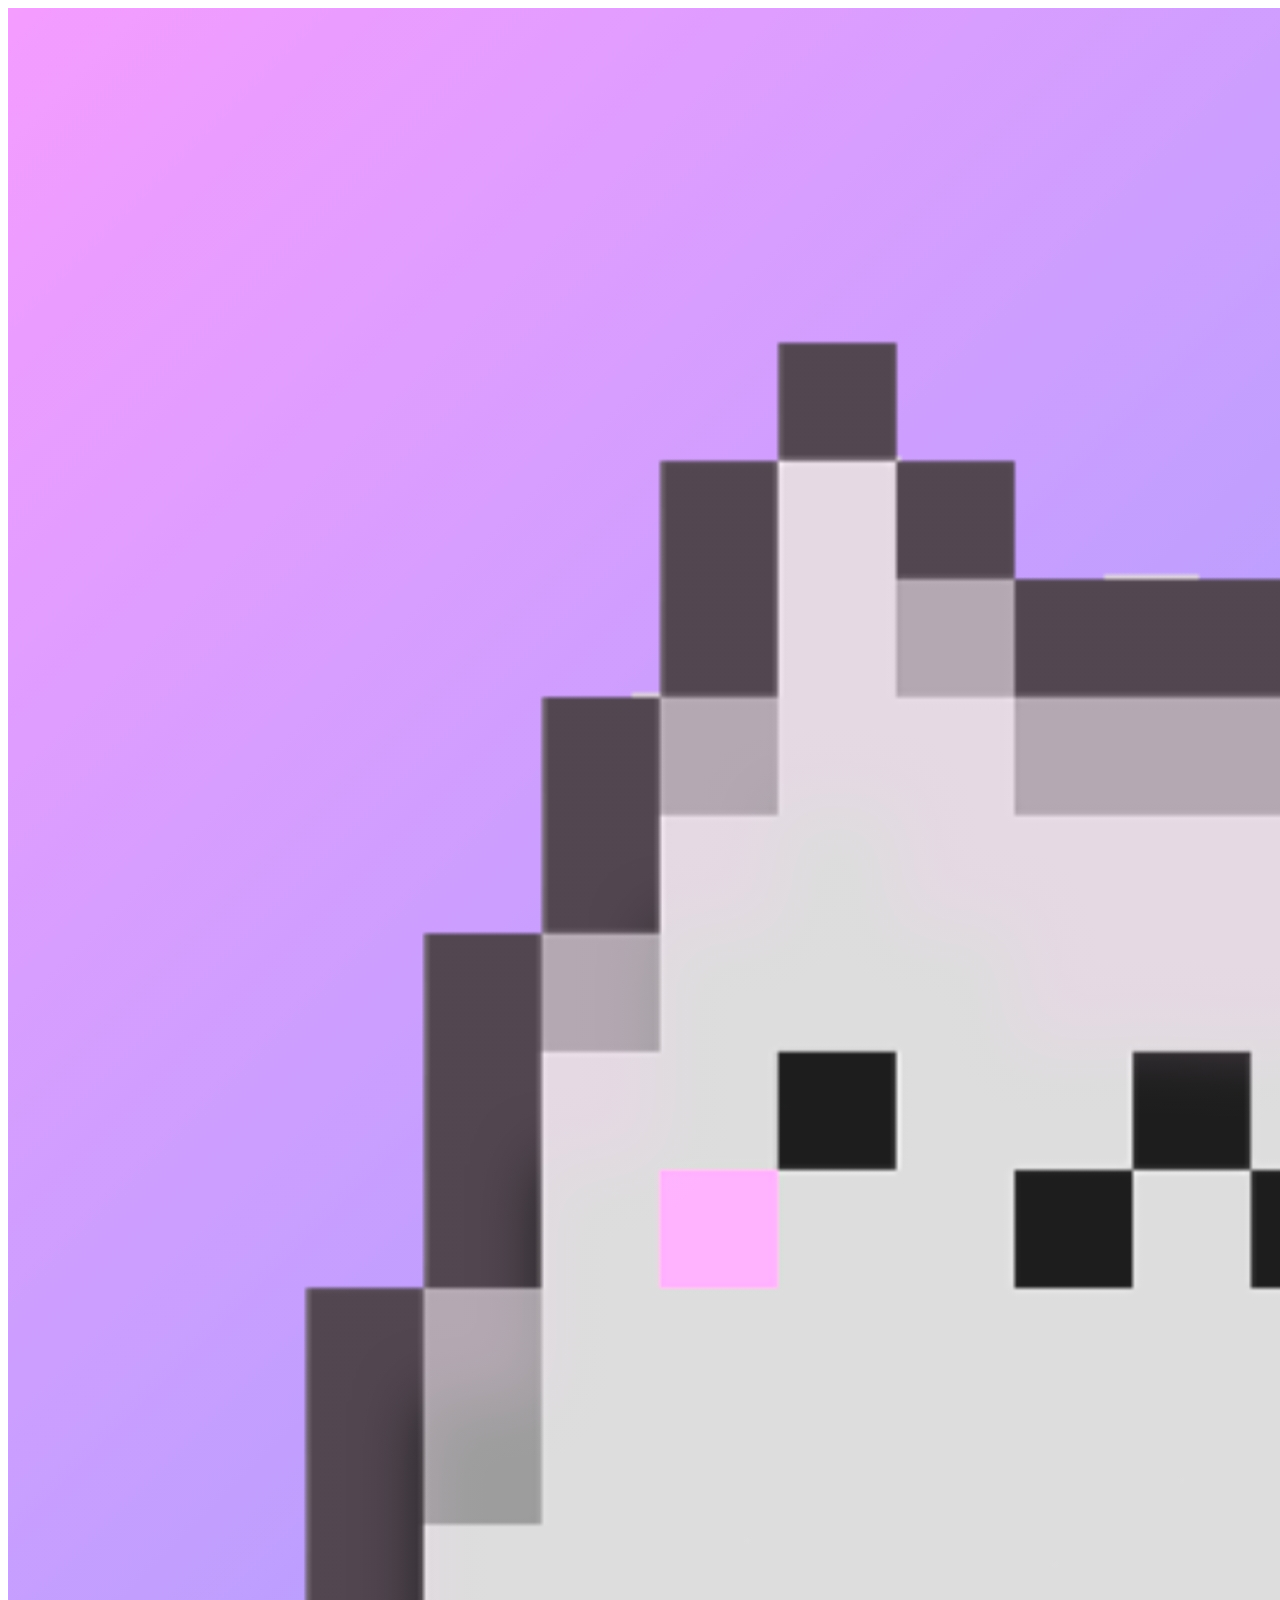
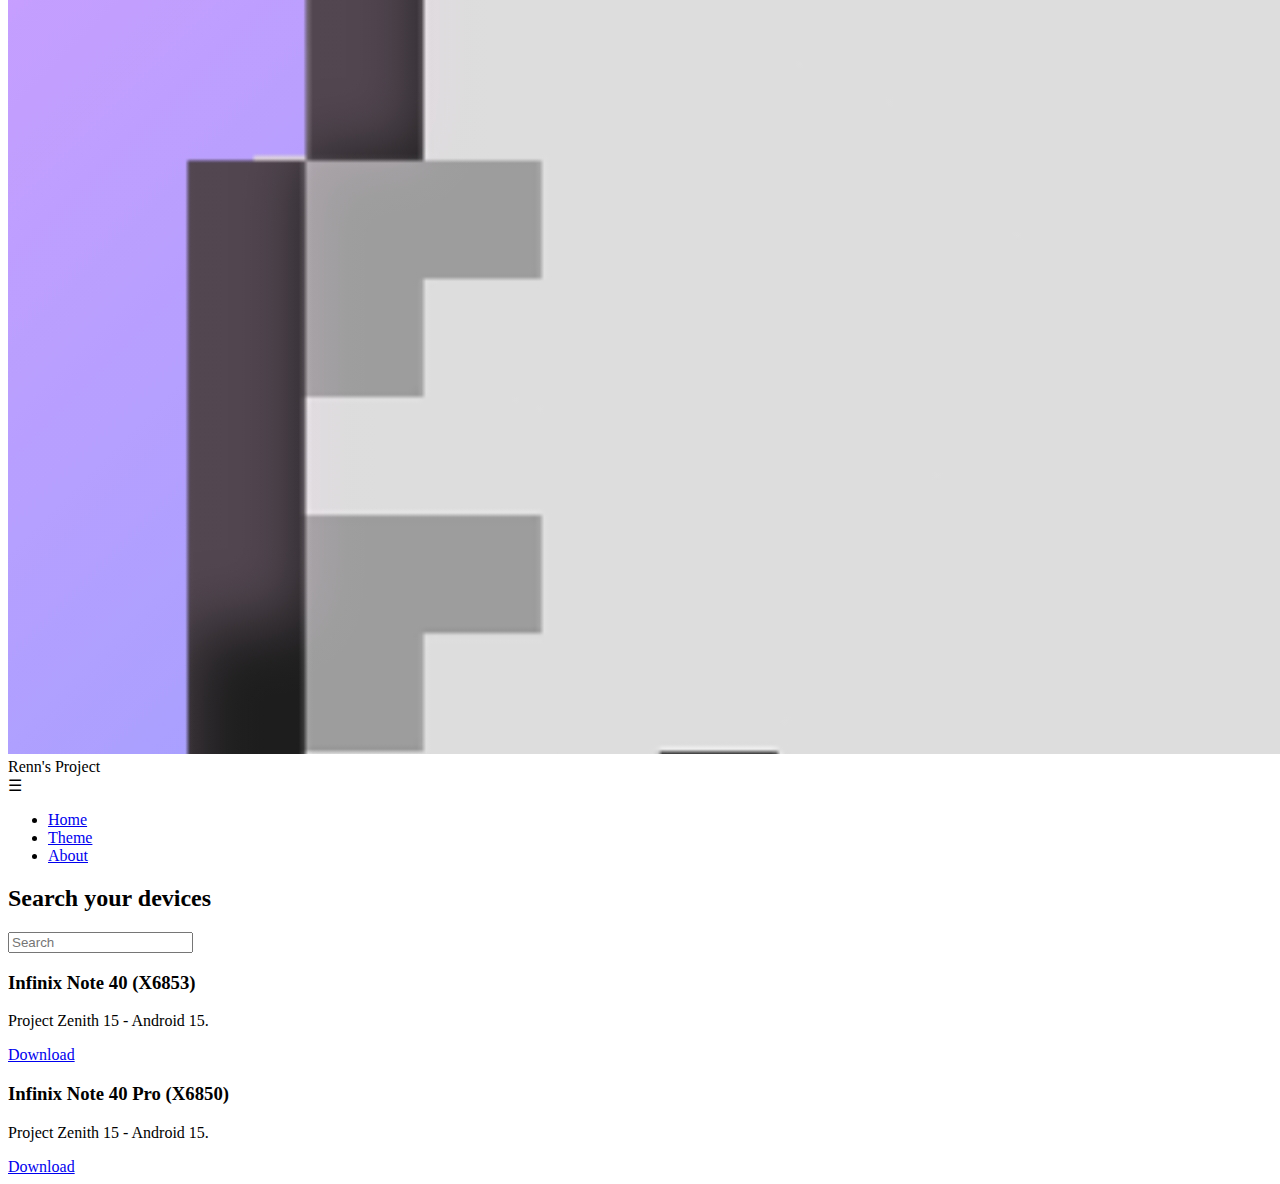
<file: rom.html>
<!DOCTYPE html>
<html lang="id">
<head>
  <meta charset="UTF-8" />
  <meta name="viewport" content="width=device-width, initial-scale=1.0"/>
  <title>Zenith ROM Download</title>
  <link rel="stylesheet" href="resources/style.css" />
  <link href="https://fonts.googleapis.com/css2?family=Poppins:wght@400;600&display=swap" rel="stylesheet" />
  <link href="https://cdnjs.cloudflare.com/ajax/libs/font-awesome/6.0.0-beta3/css/all.min.css">
</head>

<body>
  <!-- Header -->
<header>
  <div class="logo">
    <img src="resources/logo.jpg" class="logo-img" />
    Renn's Project
  </div>
  <div class="menu-toggle" id="menuToggle">
  ☰
</div>
  <nav id="mainNav">
    <ul>
      <li><a href="index.html">Home</a></li>
      <li><a href="#projects">Theme</a></li>
      <li><a href="#about">About</a></li>
    </ul>
  </nav>
</header>

  <!-- Project Section -->
  <section class="projects" id="projects">
    <h2>Search your devices</h2>
    <div class="search-box">
  <input type="text" id="searchInput" placeholder="Search">
</div>

    <div class="project-list">
      <div class="project-card">
        <h3>Infinix Note 40 (X6853)</h3>
        <p>Project Zenith 15 - Android 15.</p>
        <a href="resources/download/x6853.html">Download</a>
      </div>
      <div class="project-card">
        <h3>Infinix Note 40 Pro (X6850)</h3>
        <p>Project Zenith 15 - Android 15.</p>
        <a href="resources/download/x6850.html">Download</a>
      </div>
      <!-- Tambahin lagi sesuai project lo -->
    </div>
  </section>

  <!-- Footer -->
<script>
  const searchInput = document.getElementById('searchInput');
  const projectCards = document.querySelectorAll('.project-card');

  searchInput.addEventListener('input', () => {
    const query = searchInput.value.toLowerCase();
    projectCards.forEach(card => {
      const text = card.textContent.toLowerCase();
      card.style.display = text.includes(query) ? 'block' : 'none';
    });
  });
    const toggleBtn = document.getElementById("menuToggle");
  const nav = document.getElementById("mainNav");

  toggleBtn.addEventListener("click", () => {
    nav.classList.toggle("show");
  });
    const menuToggle = document.getElementById("menuToggle");
  const logo = document.querySelector(".logo");

  menuToggle.addEventListener("click", () => {
    logo.classList.toggle("hidden");
  });
</script>

</body>
</html>
</file>
<file: resources/style.css>
css
</file>
